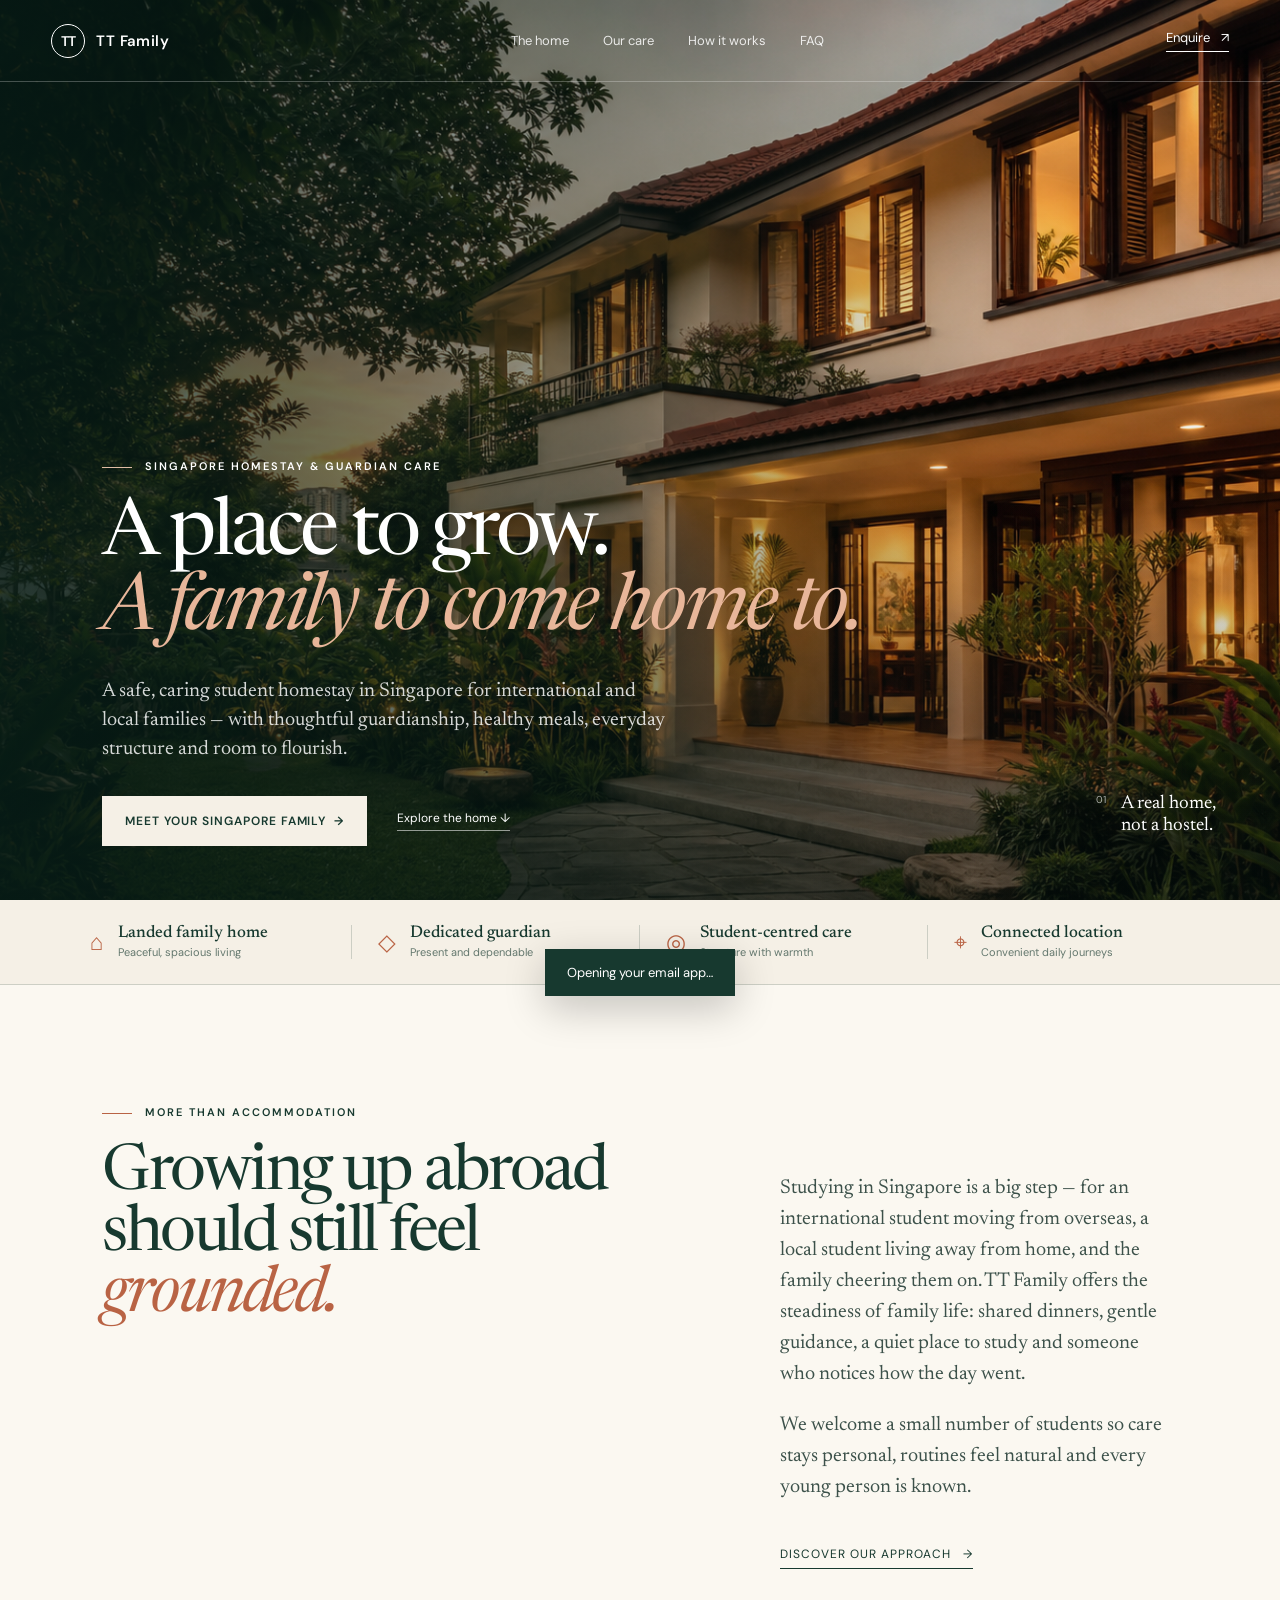
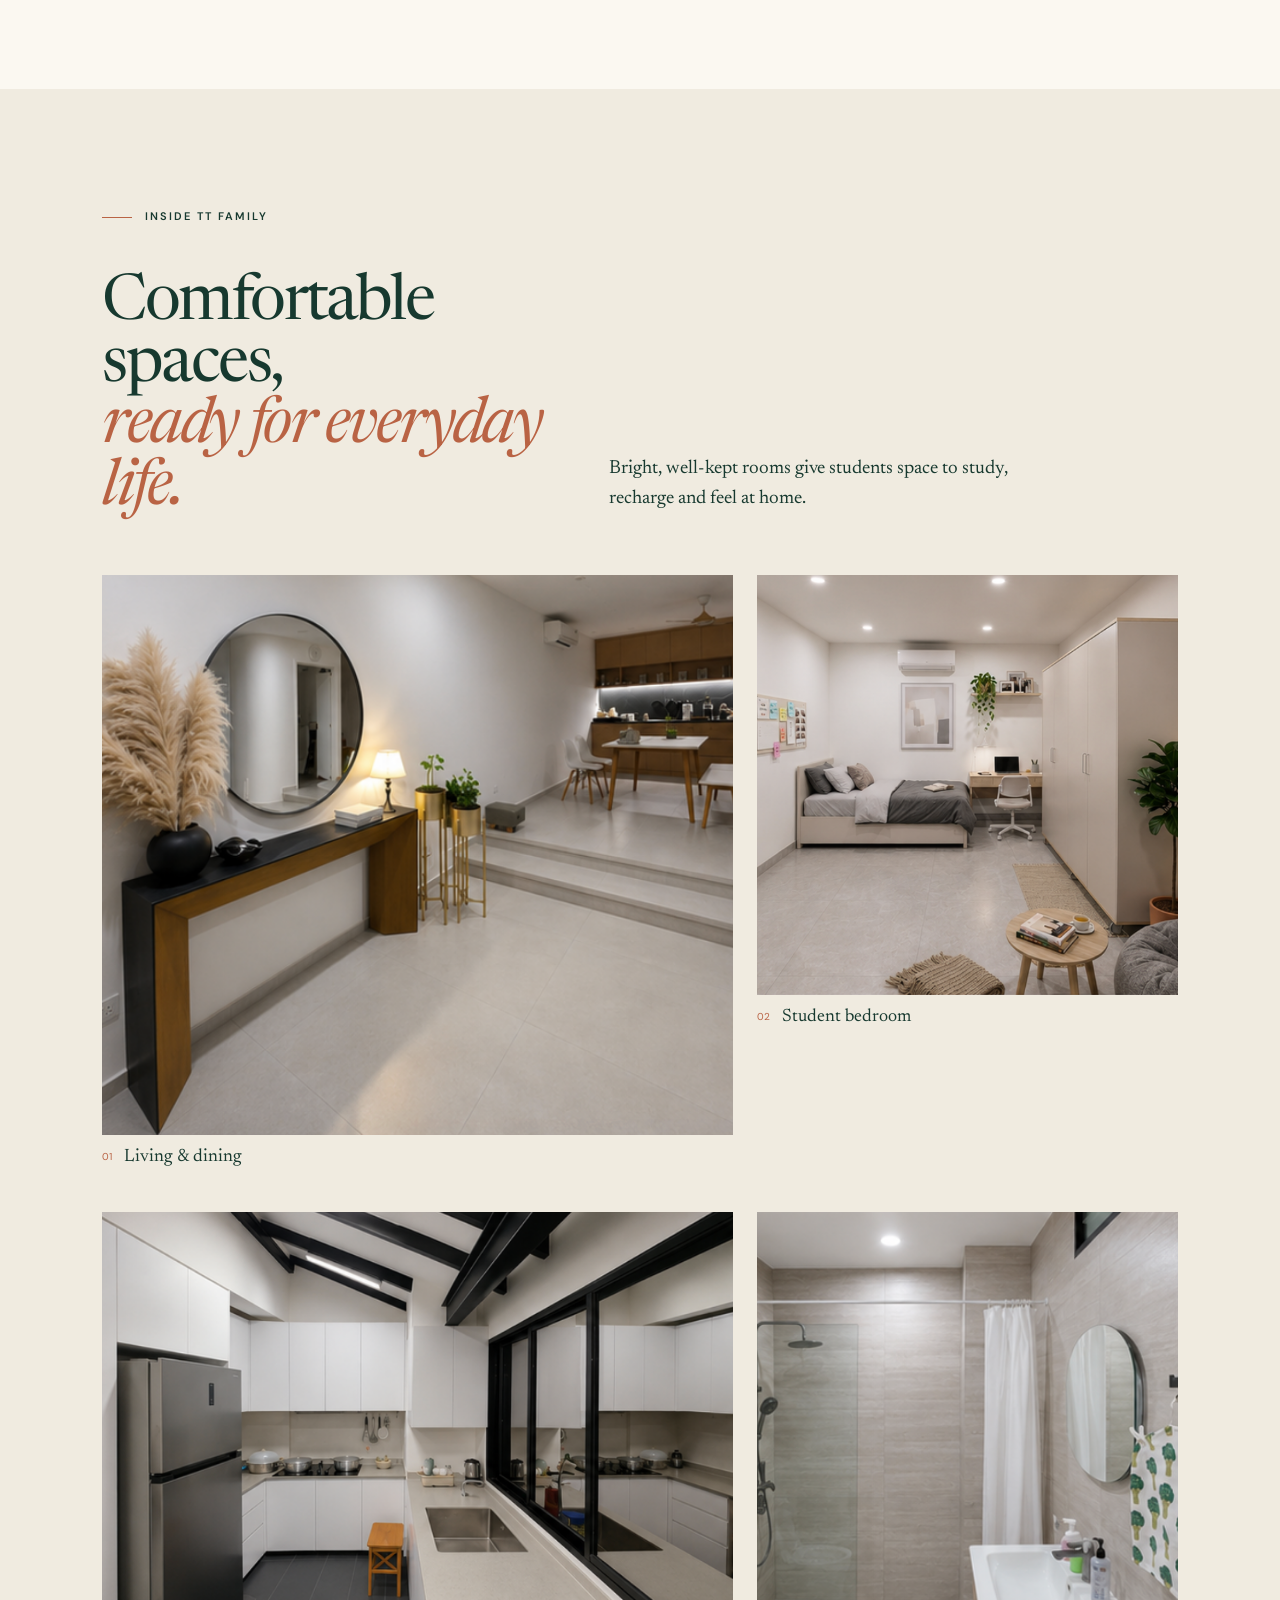
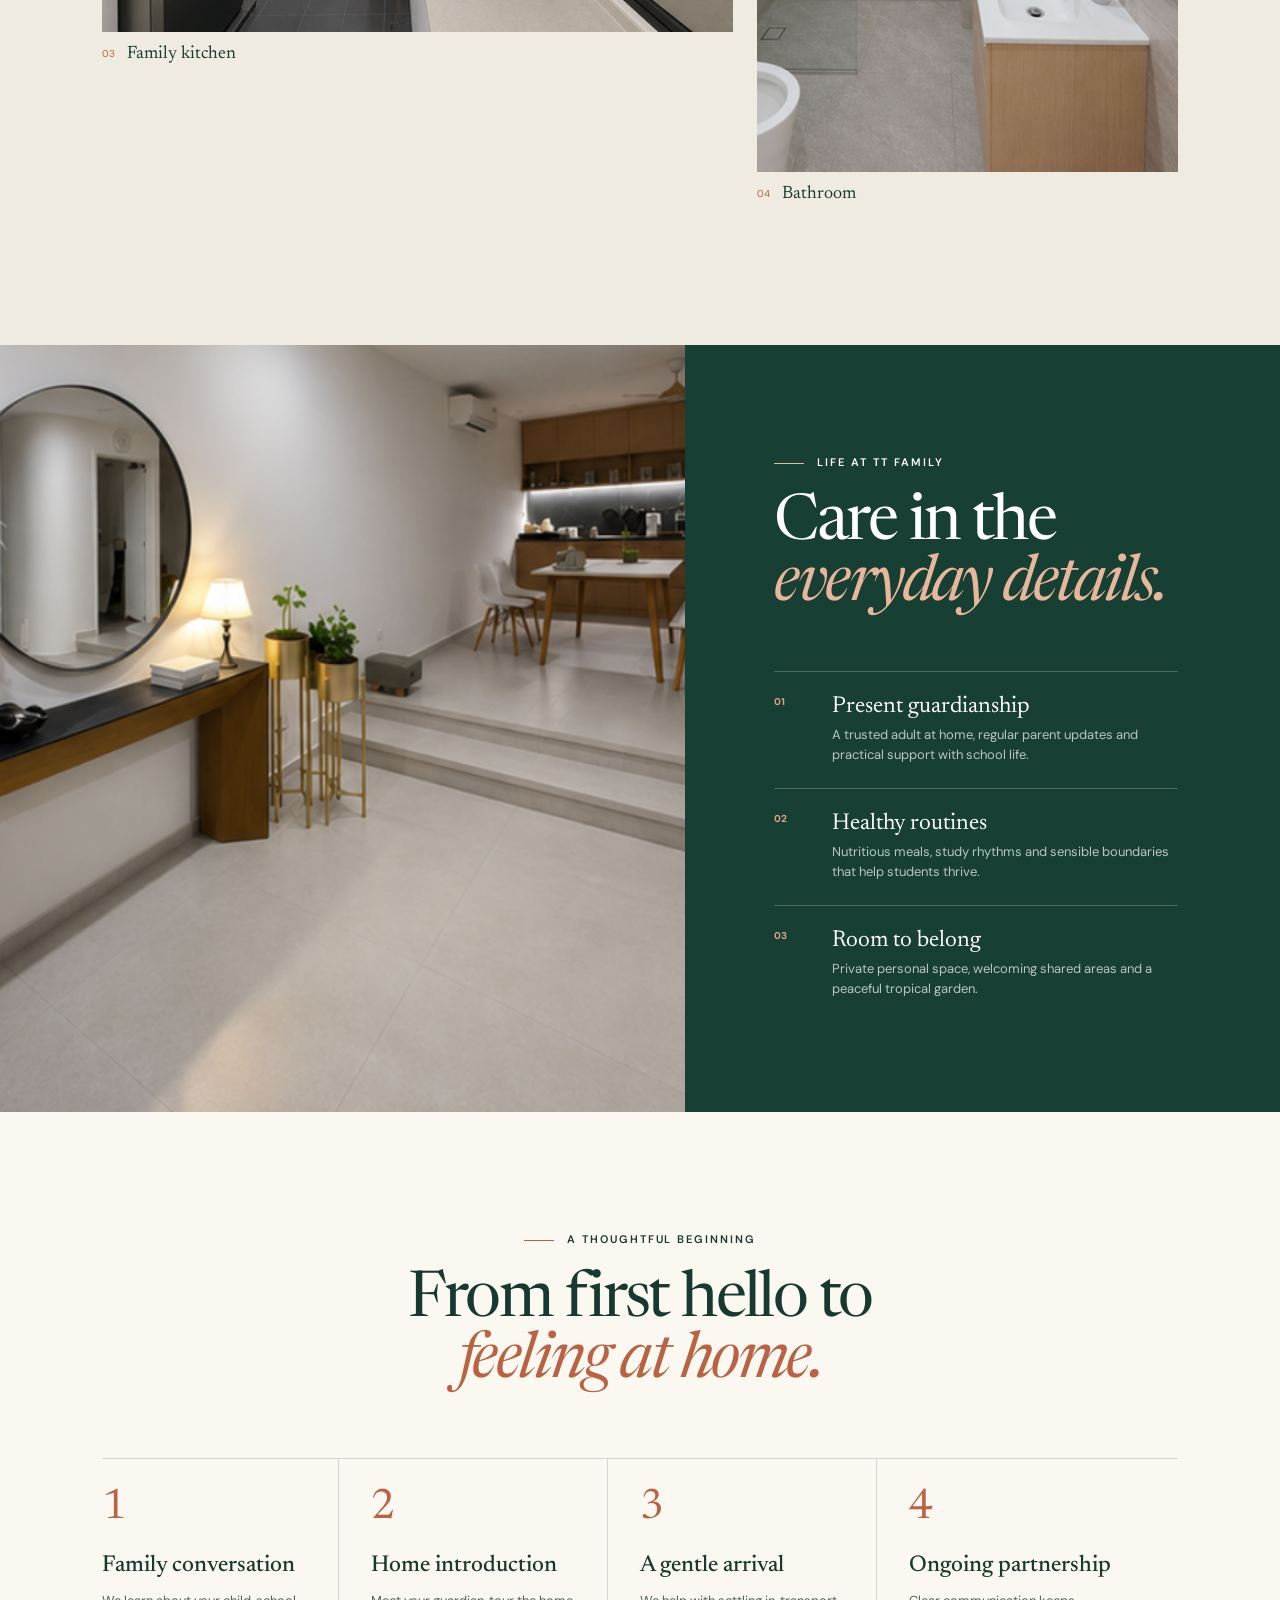
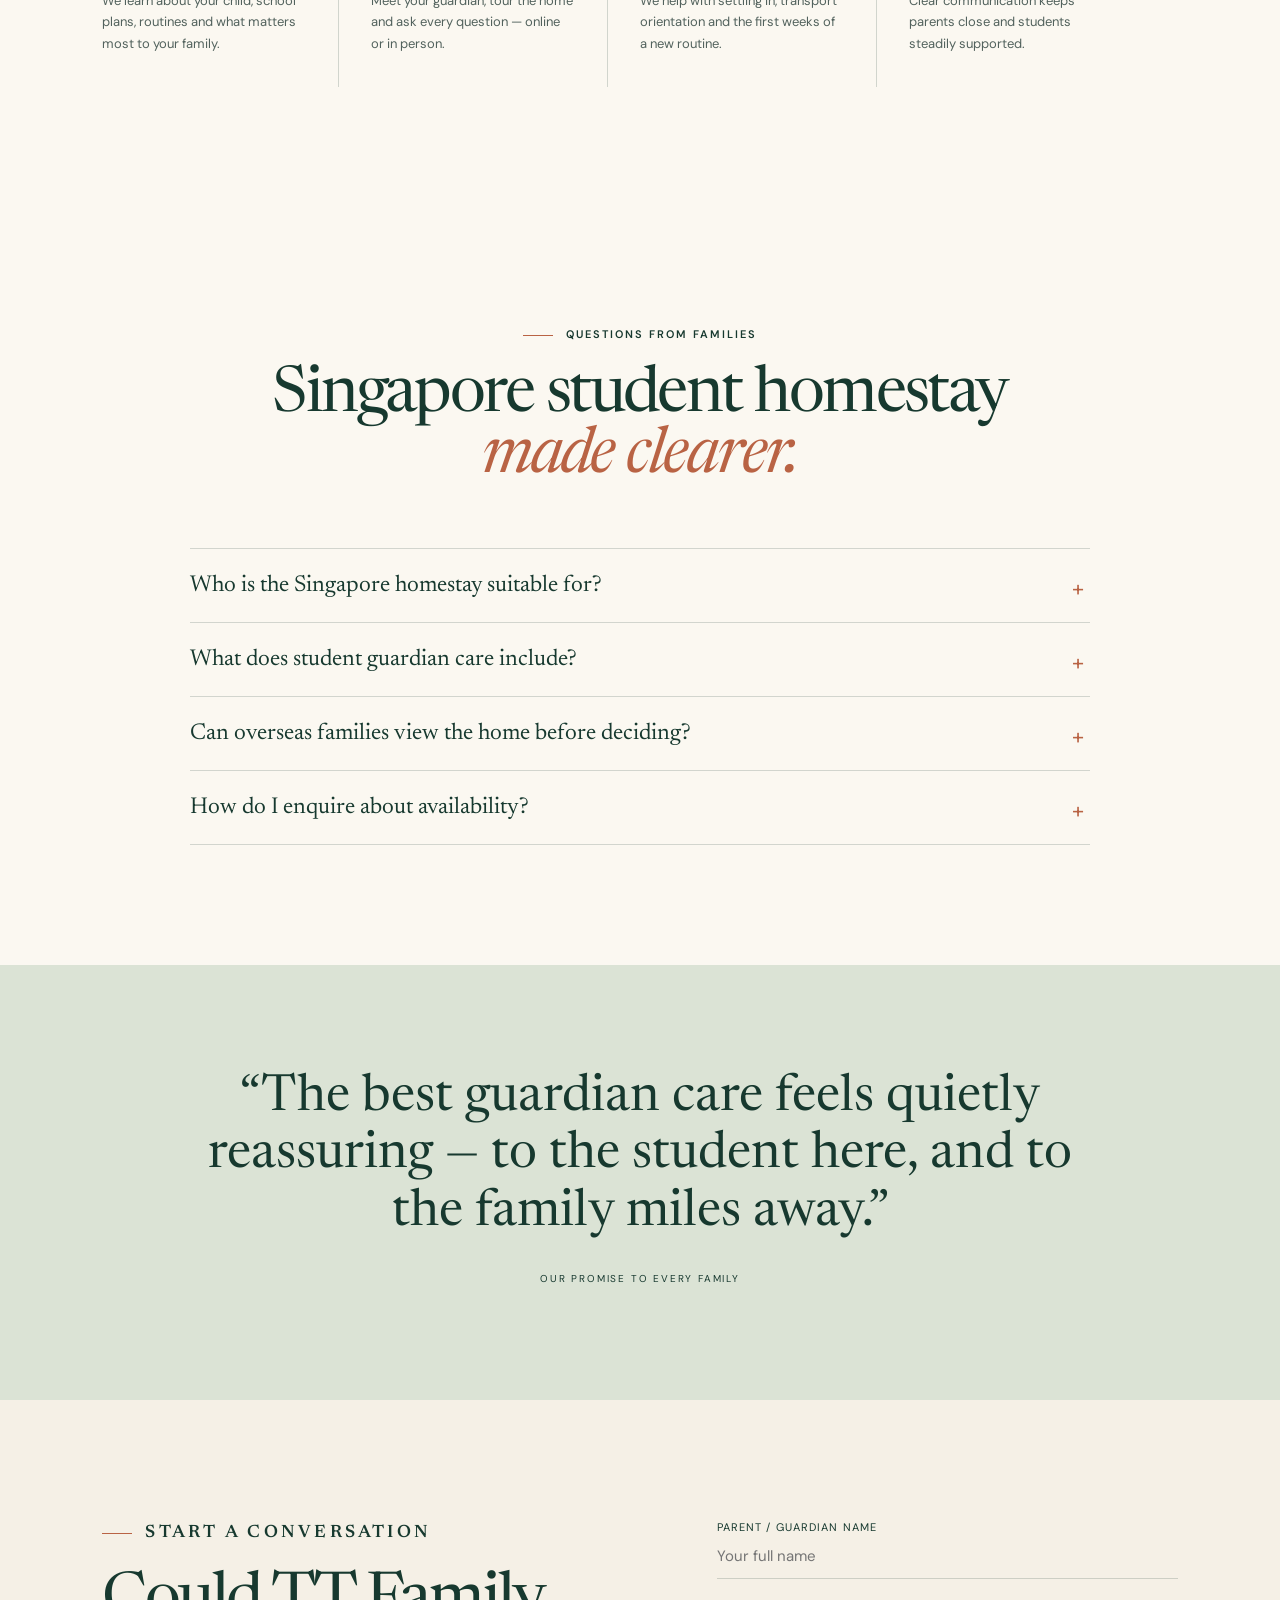
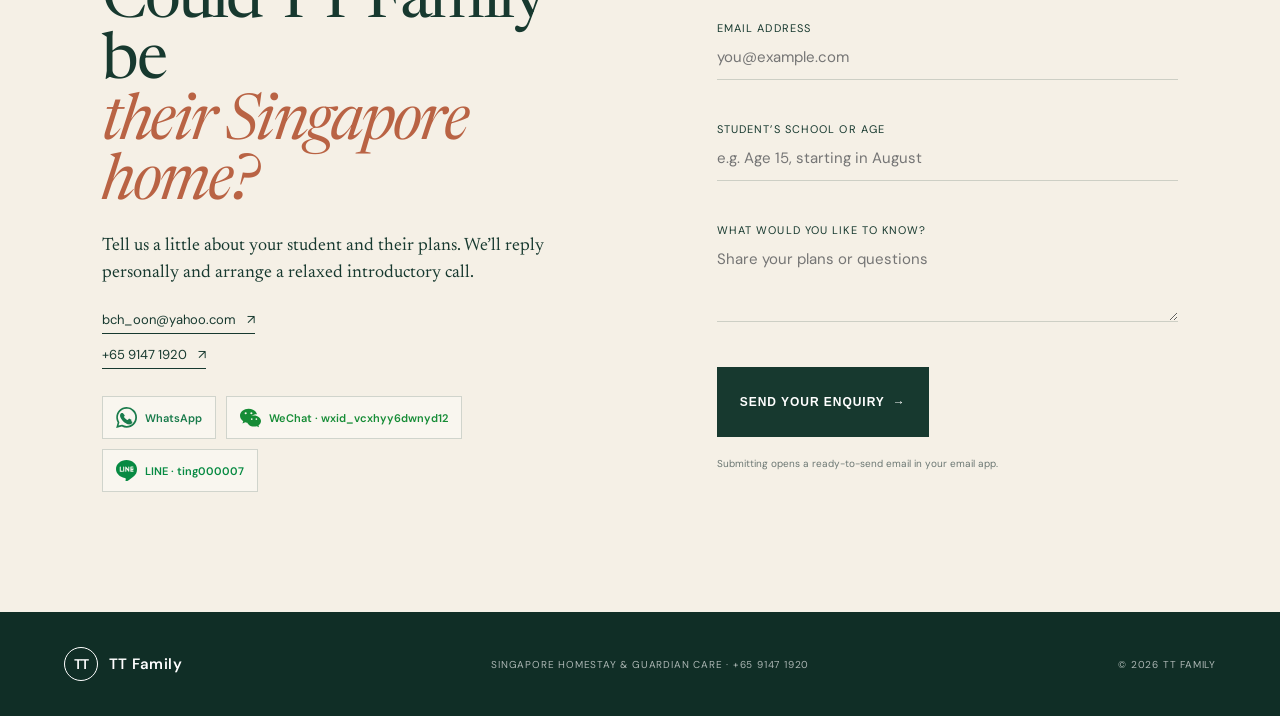
<file: index.html>
<!doctype html>
<html lang="en">
<head>
  <meta charset="UTF-8" />
  <meta name="viewport" content="width=device-width, initial-scale=1.0" />
  <meta name="google-site-verification" content="r5wJz2FnbGkno2o5FV2XASsW_kNf0IO09KiLh550-c4" />
  <meta name="description" content="Caring student homestay and guardian services in Singapore for international and local families. A safe landed family home, meals, routines and personal support." />
  <meta name="robots" content="index, follow, max-image-preview:large" />
  <meta name="author" content="TT Family" />
  <meta name="theme-color" content="#173f34" />
  <link rel="canonical" href="https://studyhomestayinsingapore.github.io/studyhomestayinsingapore/" />
  <link rel="alternate" hreflang="en-sg" href="https://studyhomestayinsingapore.github.io/studyhomestayinsingapore/" />
  <link rel="alternate" hreflang="x-default" href="https://studyhomestayinsingapore.github.io/studyhomestayinsingapore/" />
  <meta property="og:type" content="website" />
  <meta property="og:locale" content="en_SG" />
  <meta property="og:site_name" content="TT Family" />
  <meta property="og:title" content="Student Homestay & Guardian in Singapore | TT Family" />
  <meta property="og:description" content="A caring Singapore family homestay with personal guardianship, meals and everyday support for international and local students." />
  <meta property="og:url" content="https://studyhomestayinsingapore.github.io/studyhomestayinsingapore/" />
  <meta property="og:image" content="https://studyhomestayinsingapore.github.io/studyhomestayinsingapore/assets/house-hero.png" />
  <meta property="og:image:alt" content="TT Family student homestay in Singapore" />
  <meta name="twitter:card" content="summary_large_image" />
  <meta name="twitter:title" content="Student Homestay & Guardian in Singapore | TT Family" />
  <meta name="twitter:description" content="A safe, caring Singapore family home for international and local students." />
  <meta name="twitter:image" content="https://studyhomestayinsingapore.github.io/studyhomestayinsingapore/assets/house-hero.png" />
  <title>Student Homestay & Guardian in Singapore | TT Family</title>
  <script type="application/ld+json">
  {
    "@context": "https://schema.org",
    "@graph": [
      {
        "@type": "Organization",
        "@id": "https://studyhomestayinsingapore.github.io/studyhomestayinsingapore/#organization",
        "name": "TT Family",
        "url": "https://studyhomestayinsingapore.github.io/studyhomestayinsingapore/",
        "email": "bch_oon@yahoo.com",
        "telephone": "+65 9147 1920",
        "logo": "https://studyhomestayinsingapore.github.io/studyhomestayinsingapore/assets/house-hero.png",
        "areaServed": {"@type": "Country", "name": "Singapore"},
        "contactPoint": {
          "@type": "ContactPoint",
          "telephone": "+65 9147 1920",
          "contactType": "customer enquiries",
          "areaServed": "SG",
          "availableLanguage": ["English", "Chinese"]
        }
      },
      {
        "@type": "Service",
        "@id": "https://studyhomestayinsingapore.github.io/studyhomestayinsingapore/#service",
        "name": "Student Homestay and Guardian Services in Singapore",
        "serviceType": "Student homestay accommodation and guardianship",
        "provider": {"@id": "https://studyhomestayinsingapore.github.io/studyhomestayinsingapore/#organization"},
        "areaServed": {"@type": "Country", "name": "Singapore"},
        "audience": [
          {"@type": "Audience", "audienceType": "International students and their families"},
          {"@type": "Audience", "audienceType": "Local students and their families"}
        ],
        "description": "Family-style student accommodation in Singapore with a dedicated guardian, meals, study routines and ongoing parent communication."
      },
      {
        "@type": "FAQPage",
        "@id": "https://studyhomestayinsingapore.github.io/studyhomestayinsingapore/#faq",
        "mainEntity": [
          {
            "@type": "Question",
            "name": "Who is the Singapore homestay suitable for?",
            "acceptedAnswer": {"@type": "Answer", "text": "TT Family welcomes international and local students whose families want a caring home environment, personal guardianship and steady everyday routines while they study in Singapore."}
          },
          {
            "@type": "Question",
            "name": "What does student guardian care include?",
            "acceptedAnswer": {"@type": "Answer", "text": "Guardian care includes a trusted adult at home, practical support with school life, healthy routines, meals, arrival guidance and regular communication with parents."}
          },
          {
            "@type": "Question",
            "name": "Can overseas families view the home before deciding?",
            "acceptedAnswer": {"@type": "Answer", "text": "Yes. Families can arrange an online introduction and home tour, meet the guardian and ask questions before making a decision. In-person visits can also be arranged."}
          },
          {
            "@type": "Question",
            "name": "How do I enquire about availability?",
            "acceptedAnswer": {"@type": "Answer", "text": "Send TT Family the student's age, school, expected arrival date and intended length of stay by email, WhatsApp, WeChat or LINE. The family will reply personally to discuss fit and availability."}
          }
        ]
      }
    ]
  }
  </script>
  <link rel="preconnect" href="https://fonts.googleapis.com">
  <link rel="preconnect" href="https://fonts.gstatic.com" crossorigin>
  <link href="https://fonts.googleapis.com/css2?family=DM+Sans:wght@400;500;600&family=Newsreader:opsz,wght@6..72,400;6..72,500&display=swap" rel="stylesheet">
  <link rel="stylesheet" href="styles.css" />
</head>
<body>
  <header class="nav">
    <a class="brand" href="#top" aria-label="TT Family home"><span class="brand-mark">TT</span><span>TT Family</span></a>
    <nav aria-label="Primary navigation">
      <a href="#home">The home</a><a href="#care">Our care</a><a href="#journey">How it works</a><a href="#faq">FAQ</a>
    </nav>
    <a class="nav-cta" href="#enquire">Enquire <span>↗</span></a>
    <button class="menu" aria-label="Open menu" aria-expanded="false"><span></span><span></span></button>
  </header>

  <main id="top">
    <section class="hero">
      <img src="assets/house-hero.png" alt="Welcoming landed home surrounded by tropical greenery at sunset" />
      <div class="hero-shade"></div>
      <div class="hero-copy reveal">
        <p class="eyebrow light">Singapore homestay & guardian care</p>
        <h1>A place to grow.<br><em>A family to come home to.</em></h1>
        <p class="hero-intro">A safe, caring student homestay in Singapore for international and local families — with thoughtful guardianship, healthy meals, everyday structure and room to flourish.</p>
        <div class="hero-actions"><a class="button cream" href="#enquire">Meet your Singapore family <span>→</span></a><a class="text-link" href="#home">Explore the home <span>↓</span></a></div>
      </div>
      <div class="hero-note"><span>01</span><p>A real home,<br>not a hostel.</p></div>
    </section>

    <section class="trust-strip" aria-label="Key benefits">
      <div><span class="icon">⌂</span><p><strong>Landed family home</strong><small>Peaceful, spacious living</small></p></div>
      <div><span class="icon">◇</span><p><strong>Dedicated guardian</strong><small>Present and dependable</small></p></div>
      <div><span class="icon">◎</span><p><strong>Student-centred care</strong><small>Structure with warmth</small></p></div>
      <div><span class="icon">⌖</span><p><strong>Connected location</strong><small>Convenient daily journeys</small></p></div>
    </section>

    <section class="intro section" id="home">
      <div class="intro-title reveal"><p class="eyebrow">More than accommodation</p><h2>Growing up abroad<br>should still feel <em>grounded.</em></h2></div>
      <div class="intro-body reveal"><p>Studying in Singapore is a big step — for an international student moving from overseas, a local student living away from home, and the family cheering them on. TT Family offers the steadiness of family life: shared dinners, gentle guidance, a quiet place to study and someone who notices how the day went.</p><p>We welcome a small number of students so care stays personal, routines feel natural and every young person is known.</p><a class="line-link" href="#care">Discover our approach <span>→</span></a></div>
    </section>

    <section class="gallery section" id="gallery">
      <div class="gallery-head reveal"><p class="eyebrow">Inside TT Family</p><h2>Comfortable spaces,<br><em>ready for everyday life.</em></h2><p>Bright, well-kept rooms give students space to study, recharge and feel at home.</p></div>
      <div class="photo-grid">
        <figure class="photo-wide"><img src="assets/living-room.png" alt="Bright living and dining area in the TT Family home" loading="lazy"><figcaption><span>01</span>Living & dining</figcaption></figure>
        <figure><img src="assets/bedroom.png" alt="Spacious student bedroom with bed, desk and storage" loading="lazy"><figcaption><span>02</span>Student bedroom</figcaption></figure>
        <figure><img src="assets/kitchen.png" alt="Clean and fully equipped family kitchen" loading="lazy"><figcaption><span>03</span>Family kitchen</figcaption></figure>
        <figure class="photo-wide"><img src="assets/bathroom.png" alt="Clean private bathroom with shower" loading="lazy"><figcaption><span>04</span>Bathroom</figcaption></figure>
      </div>
    </section>

    <section class="care section" id="care">
      <div class="care-image"><img src="assets/living-room.png" alt="Welcoming interior of the TT Family home" /></div>
      <div class="care-copy reveal"><p class="eyebrow light">Life at TT Family</p><h2>Care in the<br><em>everyday details.</em></h2><div class="feature"><b>01</b><div><h3>Present guardianship</h3><p>A trusted adult at home, regular parent updates and practical support with school life.</p></div></div><div class="feature"><b>02</b><div><h3>Healthy routines</h3><p>Nutritious meals, study rhythms and sensible boundaries that help students thrive.</p></div></div><div class="feature"><b>03</b><div><h3>Room to belong</h3><p>Private personal space, welcoming shared areas and a peaceful tropical garden.</p></div></div></div>
    </section>

    <section class="journey section" id="journey">
      <div class="section-head reveal"><p class="eyebrow">A thoughtful beginning</p><h2>From first hello to<br><em>feeling at home.</em></h2></div>
      <div class="steps">
        <article><span>1</span><h3>Family conversation</h3><p>We learn about your child, school plans, routines and what matters most to your family.</p></article>
        <article><span>2</span><h3>Home introduction</h3><p>Meet your guardian, tour the home and ask every question — online or in person.</p></article>
        <article><span>3</span><h3>A gentle arrival</h3><p>We help with settling in, transport orientation and the first weeks of a new routine.</p></article>
        <article><span>4</span><h3>Ongoing partnership</h3><p>Clear communication keeps parents close and students steadily supported.</p></article>
      </div>
    </section>


    <section class="faq section" id="faq">
      <div class="section-head reveal"><p class="eyebrow">Questions from families</p><h2>Singapore student homestay<br><em>made clearer.</em></h2></div>
      <div class="faq-list">
        <details><summary>Who is the Singapore homestay suitable for?</summary><p>TT Family welcomes international and local students whose families want a caring home environment, personal guardianship and steady everyday routines while they study in Singapore.</p></details>
        <details><summary>What does student guardian care include?</summary><p>Guardian care includes a trusted adult at home, practical support with school life, healthy routines, meals, arrival guidance and regular communication with parents.</p></details>
        <details><summary>Can overseas families view the home before deciding?</summary><p>Yes. Families can arrange an online introduction and home tour, meet the guardian and ask questions before making a decision. In-person visits can also be arranged.</p></details>
        <details><summary>How do I enquire about availability?</summary><p>Send us the student’s age, school, expected arrival date and intended length of stay by email, WhatsApp, WeChat or LINE. We will reply personally to discuss fit and availability.</p></details>
      </div>
    </section>

    <section class="quote"><blockquote>“The best guardian care feels quietly reassuring — to the student here, and to the family miles away.”</blockquote><p>Our promise to every family</p></section>

    <section class="enquire section" id="enquire">
      <div><p class="eyebrow">Start a conversation</p><h2>Could TT Family be<br><em>their Singapore home?</em></h2><p>Tell us a little about your student and their plans. We’ll reply personally and arrange a relaxed introductory call.</p><div class="contact-details"><a href="mailto:bch_oon@yahoo.com">bch_oon@yahoo.com <span>↗</span></a><a href="tel:+6591471920">+65 9147 1920 <span>↗</span></a></div><div class="social-links" aria-label="Messaging options"><a class="social whatsapp" href="https://wa.me/6591471920" target="_blank" rel="noopener" aria-label="Chat with TT Family on WhatsApp"><svg viewBox="0 0 24 24" aria-hidden="true"><path d="M20.5 3.5A11.8 11.8 0 0 0 12.1 0C5.6 0 .3 5.3.3 11.8c0 2.1.5 4.1 1.6 5.9L.2 24l6.5-1.7a12 12 0 0 0 5.4 1.4h.1c6.5 0 11.8-5.3 11.8-11.8 0-3.2-1.2-6.1-3.5-8.4Zm-8.4 18.2c-1.7 0-3.4-.5-4.9-1.3l-.4-.2-3.9 1 1-3.8-.2-.4a9.9 9.9 0 1 1 18.3-5.2c0 5.5-4.4 9.9-9.9 9.9Zm5.4-7.4c-.3-.2-1.8-.9-2.1-1-.3-.1-.5-.2-.7.2s-.8 1-.9 1.2c-.2.2-.3.2-.7.1-1.7-.8-2.8-1.5-4-3.4-.3-.5.3-.5.8-1.5.1-.2 0-.4 0-.6L8 7.2c-.2-.4-.5-.4-.7-.4h-.6c-.2 0-.6.1-.9.4-.3.4-1.2 1.2-1.2 2.9s1.3 3.4 1.5 3.6c.2.2 2.5 3.8 6 5.3.8.4 1.5.6 2 .7.8.3 1.6.2 2.2.1.7-.1 1.8-.8 2.1-1.5.3-.7.3-1.4.2-1.5-.2-.2-.5-.3-1.1-.5Z"/></svg><span>WhatsApp</span></a><a class="social wechat" href="tel:+6591471920" aria-label="Call for TT Family WeChat details"><svg viewBox="0 0 24 24" aria-hidden="true"><path d="M9.8 2C4.4 2 0 5.6 0 10c0 2.5 1.4 4.7 3.7 6.2l-.9 2.7 3.2-1.6c1.2.4 2.5.7 3.8.7h.5a7 7 0 0 1-.3-2c0-4.3 4-7.8 9-7.8h.4C18.4 4.6 14.6 2 9.8 2ZM6.5 8.3a1.2 1.2 0 1 1 0-2.4 1.2 1.2 0 0 1 0 2.4Zm6.5 0a1.2 1.2 0 1 1 0-2.4 1.2 1.2 0 0 1 0 2.4ZM24 16c0-3.5-3.6-6.4-8-6.4s-8 2.9-8 6.4 3.6 6.4 8 6.4c1.1 0 2.2-.2 3.2-.5l2.6 1.3-.7-2.2c1.8-1.2 2.9-3 2.9-5Zm-10.6-1.2a1 1 0 1 1 0-2 1 1 0 0 1 0 2Zm5.3 0a1 1 0 1 1 0-2 1 1 0 0 1 0 2Z"/></svg><span>WeChat</span></a><a class="social line" href="tel:+6591471920" aria-label="Call for TT Family LINE details"><svg viewBox="0 0 24 24" aria-hidden="true"><path d="M24 10.3C24 4.6 18.6 0 12 0S0 4.6 0 10.3c0 5.1 4.3 9.4 10.1 10.2.4.1.9.3 1 .7.1.3.1.8 0 1.1l-.2 1.3c0 .4-.3 1.5 1.3.8 1.6-.7 8.8-5.2 10.8-8.9.7-1.6 1-3.2 1-5.2ZM7.3 13.4H4.9a.6.6 0 0 1-.6-.6V8a.6.6 0 1 1 1.2 0v4.2h1.8a.6.6 0 1 1 0 1.2Zm2.1-.6a.6.6 0 1 1-1.2 0V8a.6.6 0 1 1 1.2 0v4.8Zm5.8 0a.6.6 0 0 1-1 .4l-2.4-3.1v2.7a.6.6 0 1 1-1.2 0V8a.6.6 0 0 1 1-.4l2.4 3.1V8a.6.6 0 1 1 1.2 0v4.8Zm4.2-3h-1.8v.6h1.8a.6.6 0 1 1 0 1.2h-1.8v.6h1.8a.6.6 0 1 1 0 1.2H17a.6.6 0 0 1-.6-.6V8c0-.3.3-.6.6-.6h2.4a.6.6 0 1 1 0 1.2h-1.8v.6h1.8a.6.6 0 1 1 0 1.2Z"/></svg><span>LINE</span></a></div></div>
      <form id="contact-form">
        <label>Parent / guardian name<input required name="name" placeholder="Your full name"></label>
        <label>Email address<input required type="email" name="email" placeholder="you@example.com"></label>
        <label>Student’s school or age<input name="student" placeholder="e.g. Age 15, starting in August"></label>
        <label>What would you like to know?<textarea name="message" rows="3" placeholder="Share your plans or questions"></textarea></label>
        <button class="button dark" type="submit">Send your enquiry <span>→</span></button>
        <p class="form-note">Submitting opens a ready-to-send email in your email app.</p>
      </form>
    </section>
  </main>

  <footer><a class="brand" href="#top"><span class="brand-mark">TT</span><span>TT Family</span></a><p>Singapore homestay & guardian care · +65 9147 1920</p><p>© <span id="year"></span> TT Family</p></footer>
  <div class="toast" role="status">Opening your email app…</div>
  <script src="script.js" defer></script>
</body>
</html>
</file>
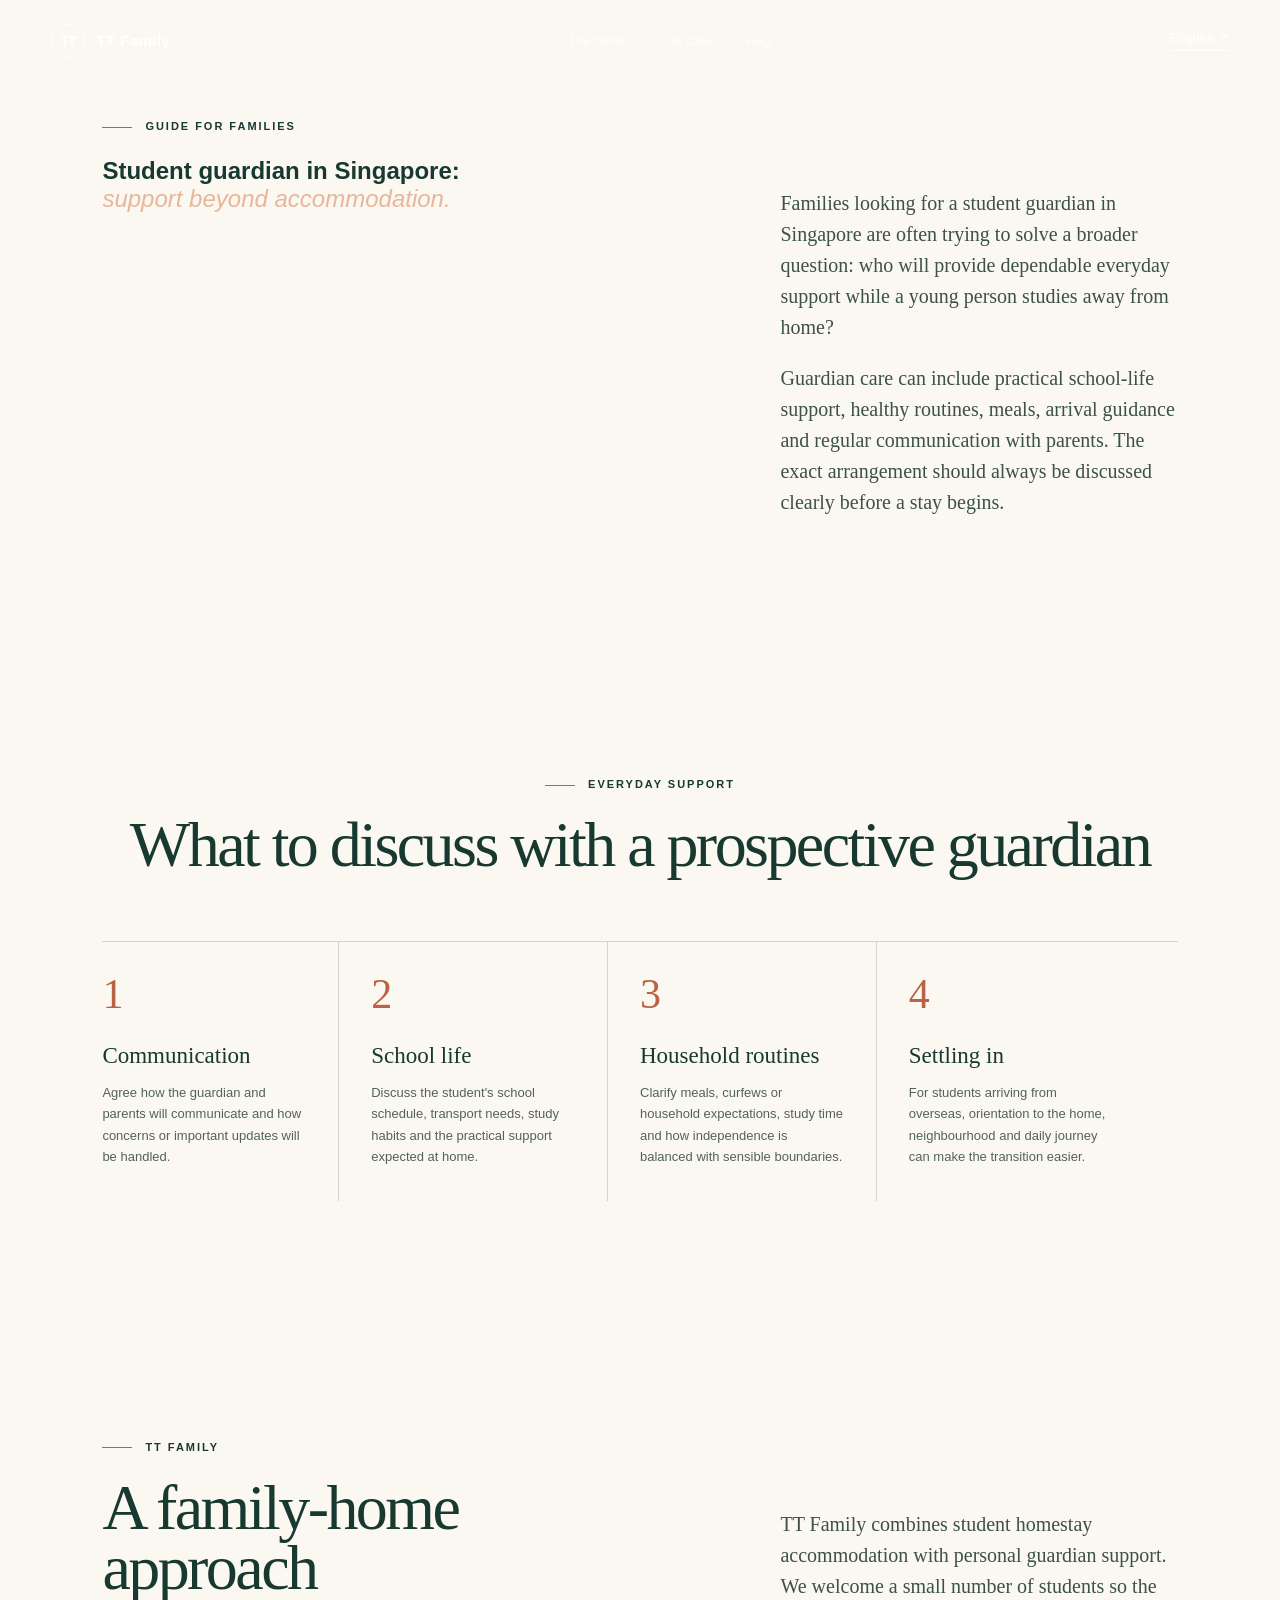
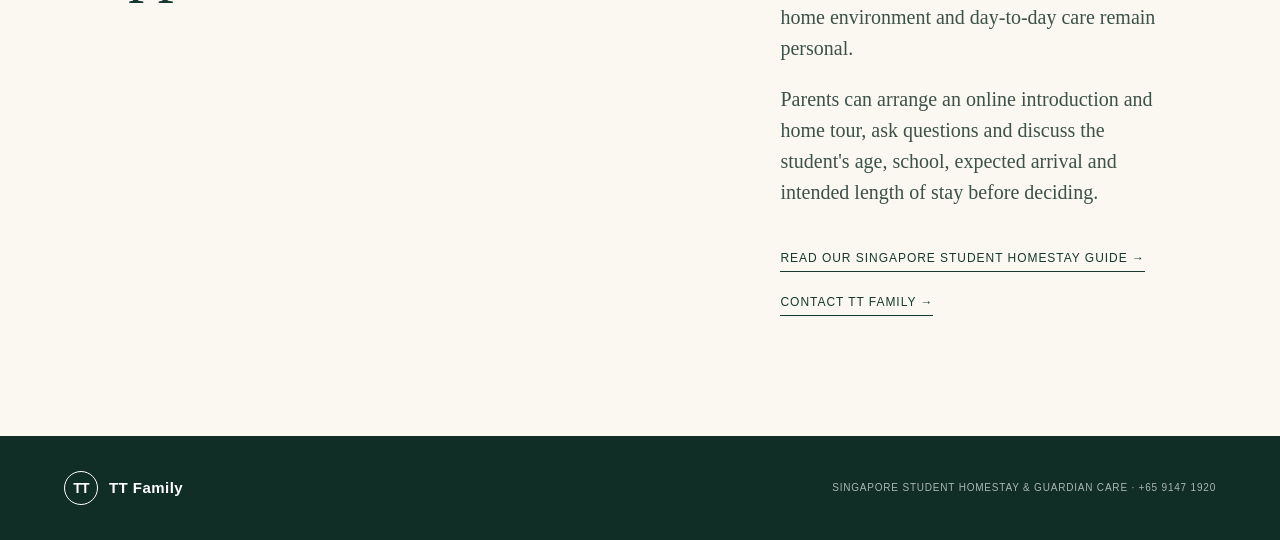
<file: student-guardian-singapore.html>
<!doctype html>
<html lang="en-SG"><head><meta charset="UTF-8"><meta name="viewport" content="width=device-width,initial-scale=1"><title>Student Guardian Singapore: What Families Need to Know | TT Family</title><meta name="description" content="A practical guide for families considering student guardian care in Singapore, including daily support, parent communication, routines and settling-in support."><meta name="robots" content="index,follow,max-image-preview:large"><link rel="canonical" href="https://studyhomestayinsingapore.github.io/studyhomestayinsingapore/student-guardian-singapore.html"><link rel="stylesheet" href="styles.css"><script async src="https://www.googletagmanager.com/gtag/js?id=G-HJRW62TFZD"></script><script>window.dataLayer=window.dataLayer||[];function gtag(){dataLayer.push(arguments)}gtag('js',new Date());gtag('config','G-HJRW62TFZD');</script><script type="application/ld+json">{"@context":"https://schema.org","@type":"Article","headline":"Student Guardian in Singapore: What Families Need to Know","publisher":{"@type":"Organization","name":"TT Family"},"mainEntityOfPage":"https://studyhomestayinsingapore.github.io/studyhomestayinsingapore/student-guardian-singapore.html"}</script></head><body><header class="nav"><a class="brand" href="./"><span class="brand-mark">TT</span><span>TT Family</span></a><nav><a href="./#home">The home</a><a href="./#care">Our care</a><a href="./#faq">FAQ</a></nav><a class="nav-cta" href="./#enquire">Enquire ↗</a></header><main><section class="intro section"><div class="intro-title"><p class="eyebrow">Guide for families</p><h1>Student guardian in Singapore:<br><em>support beyond accommodation.</em></h1></div><div class="intro-body"><p>Families looking for a student guardian in Singapore are often trying to solve a broader question: who will provide dependable everyday support while a young person studies away from home?</p><p>Guardian care can include practical school-life support, healthy routines, meals, arrival guidance and regular communication with parents. The exact arrangement should always be discussed clearly before a stay begins.</p></div></section><section class="journey section"><div class="section-head"><p class="eyebrow">Everyday support</p><h2>What to discuss with a prospective guardian</h2></div><div class="steps"><article><span>1</span><h3>Communication</h3><p>Agree how the guardian and parents will communicate and how concerns or important updates will be handled.</p></article><article><span>2</span><h3>School life</h3><p>Discuss the student's school schedule, transport needs, study habits and the practical support expected at home.</p></article><article><span>3</span><h3>Household routines</h3><p>Clarify meals, curfews or household expectations, study time and how independence is balanced with sensible boundaries.</p></article><article><span>4</span><h3>Settling in</h3><p>For students arriving from overseas, orientation to the home, neighbourhood and daily journey can make the transition easier.</p></article></div></section><section class="intro section"><div class="intro-title"><p class="eyebrow">TT Family</p><h2>A family-home approach</h2></div><div class="intro-body"><p>TT Family combines student homestay accommodation with personal guardian support. We welcome a small number of students so the home environment and day-to-day care remain personal.</p><p>Parents can arrange an online introduction and home tour, ask questions and discuss the student's age, school, expected arrival and intended length of stay before deciding.</p><a class="line-link" href="student-homestay-singapore.html">Read our Singapore student homestay guide →</a><br><a class="line-link" href="./#enquire">Contact TT Family →</a></div></section></main><footer><a class="brand" href="./"><span class="brand-mark">TT</span><span>TT Family</span></a><p>Singapore student homestay & guardian care · +65 9147 1920</p></footer></body></html>
</file>
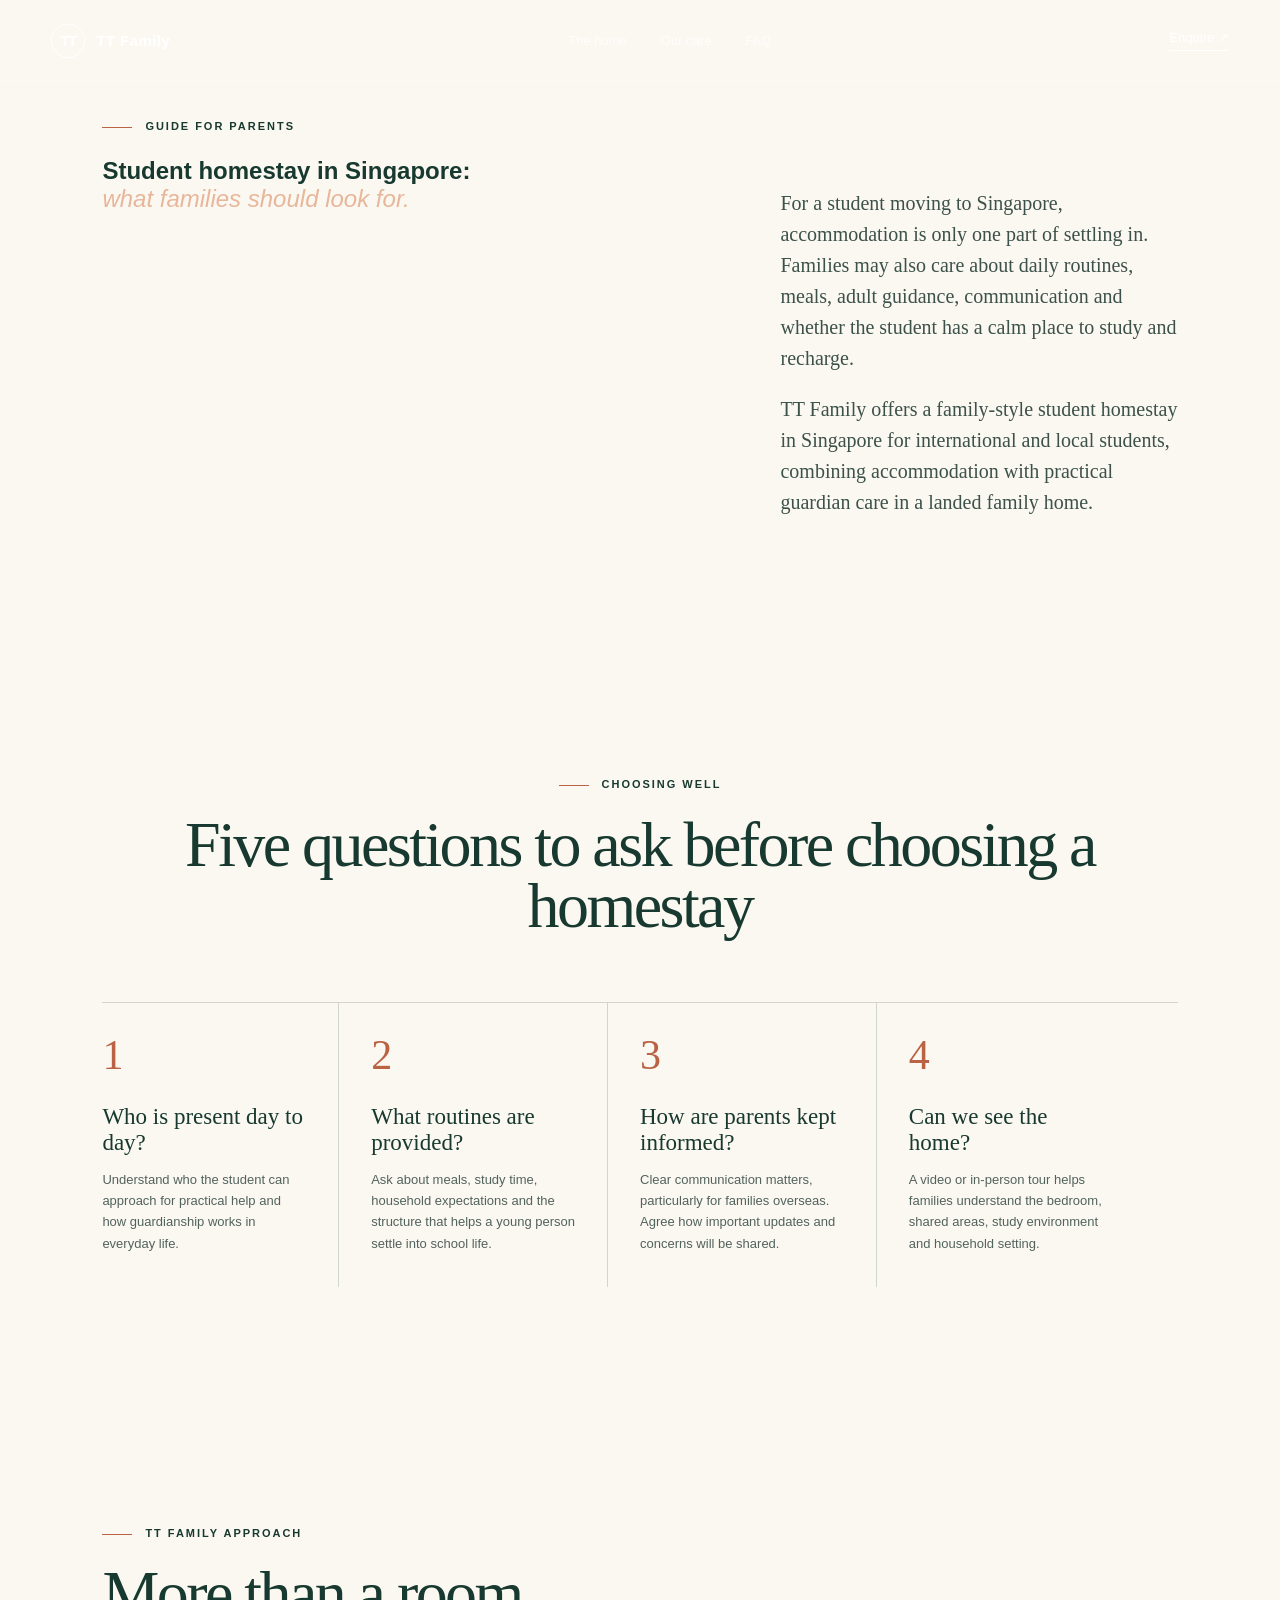
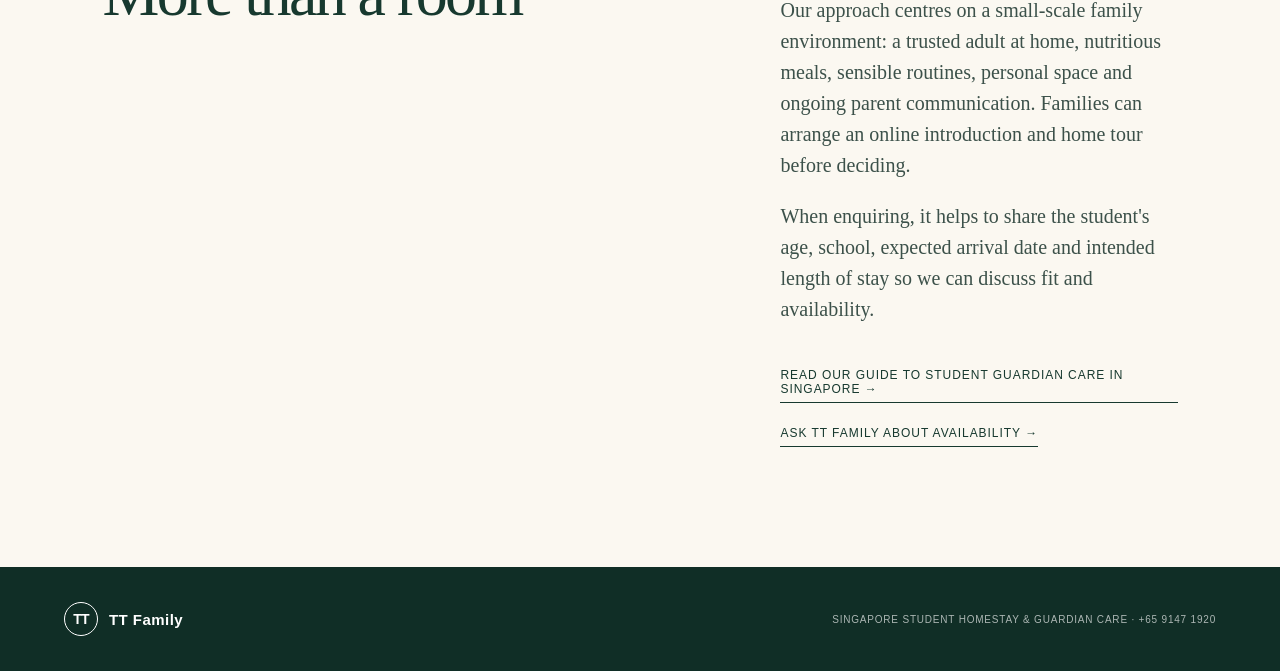
<file: student-homestay-singapore.html>
<!doctype html>
<html lang="en-SG">
<head>
<meta charset="UTF-8"><meta name="viewport" content="width=device-width,initial-scale=1">
<title>Student Homestay Singapore: Family Home & Guardian Care | TT Family</title>
<meta name="description" content="Looking for a student homestay in Singapore? Learn how TT Family combines family-style accommodation, guardian support, meals, routines and parent communication.">
<meta name="robots" content="index,follow,max-image-preview:large">
<link rel="canonical" href="https://studyhomestayinsingapore.github.io/studyhomestayinsingapore/student-homestay-singapore.html">
<link rel="stylesheet" href="styles.css">
<script async src="https://www.googletagmanager.com/gtag/js?id=G-HJRW62TFZD"></script><script>window.dataLayer=window.dataLayer||[];function gtag(){dataLayer.push(arguments)}gtag('js',new Date());gtag('config','G-HJRW62TFZD');</script>
<script type="application/ld+json">{"@context":"https://schema.org","@type":"Article","headline":"Student Homestay in Singapore: What Families Should Look For","about":["student homestay Singapore","student accommodation Singapore","guardian care for students"],"publisher":{"@type":"Organization","name":"TT Family"},"mainEntityOfPage":"https://studyhomestayinsingapore.github.io/studyhomestayinsingapore/student-homestay-singapore.html"}</script>
</head><body>
<header class="nav"><a class="brand" href="./"><span class="brand-mark">TT</span><span>TT Family</span></a><nav><a href="./#home">The home</a><a href="./#care">Our care</a><a href="./#faq">FAQ</a></nav><a class="nav-cta" href="./#enquire">Enquire ↗</a></header>
<main><section class="intro section"><div class="intro-title"><p class="eyebrow">Guide for parents</p><h1>Student homestay in Singapore:<br><em>what families should look for.</em></h1></div><div class="intro-body"><p>For a student moving to Singapore, accommodation is only one part of settling in. Families may also care about daily routines, meals, adult guidance, communication and whether the student has a calm place to study and recharge.</p><p>TT Family offers a family-style student homestay in Singapore for international and local students, combining accommodation with practical guardian care in a landed family home.</p></div></section>
<section class="journey section"><div class="section-head"><p class="eyebrow">Choosing well</p><h2>Five questions to ask before choosing a homestay</h2></div><div class="steps"><article><span>1</span><h3>Who is present day to day?</h3><p>Understand who the student can approach for practical help and how guardianship works in everyday life.</p></article><article><span>2</span><h3>What routines are provided?</h3><p>Ask about meals, study time, household expectations and the structure that helps a young person settle into school life.</p></article><article><span>3</span><h3>How are parents kept informed?</h3><p>Clear communication matters, particularly for families overseas. Agree how important updates and concerns will be shared.</p></article><article><span>4</span><h3>Can we see the home?</h3><p>A video or in-person tour helps families understand the bedroom, shared areas, study environment and household setting.</p></article></div></section>
<section class="intro section"><div class="intro-title"><p class="eyebrow">TT Family approach</p><h2>More than a room</h2></div><div class="intro-body"><p>Our approach centres on a small-scale family environment: a trusted adult at home, nutritious meals, sensible routines, personal space and ongoing parent communication. Families can arrange an online introduction and home tour before deciding.</p><p>When enquiring, it helps to share the student's age, school, expected arrival date and intended length of stay so we can discuss fit and availability.</p><a class="line-link" href="student-guardian-singapore.html">Read our guide to student guardian care in Singapore →</a><br><a class="line-link" href="./#enquire">Ask TT Family about availability →</a></div></section>
</main><footer><a class="brand" href="./"><span class="brand-mark">TT</span><span>TT Family</span></a><p>Singapore student homestay & guardian care · +65 9147 1920</p></footer></body></html>
</file>
<file: styles.css>
:root{--ink:#17392f;--forest:#173f34;--sage:#dbe3d5;--cream:#f5f0e6;--paper:#fbf8f1;--rust:#b96344;--line:rgba(23,57,47,.18)}*{box-sizing:border-box}html{scroll-behavior:smooth}body{margin:0;background:var(--paper);color:var(--ink);font-family:'DM Sans',sans-serif}.nav{height:82px;padding:0 4vw;position:absolute;z-index:10;top:0;left:0;right:0;display:flex;align-items:center;justify-content:space-between;color:#fff;border-bottom:1px solid rgba(255,255,255,.25)}.brand{display:flex;align-items:center;gap:11px;color:inherit;text-decoration:none;font-size:15px;font-weight:600;letter-spacing:.03em}.brand-mark{width:34px;height:34px;border:1px solid currentColor;border-radius:50%;display:grid;place-items:center;font-family:'Newsreader',serif;font-size:20px}.nav nav{display:flex;gap:34px}.nav nav a,.nav-cta{color:inherit;text-decoration:none;font-size:13px}.nav nav a{opacity:.85}.nav-cta{border-bottom:1px solid currentColor;padding-bottom:5px}.nav-cta span,.line-link span,.button span{margin-left:8px}.menu{display:none;background:0;border:0}.hero{min-height:760px;height:100vh;position:relative;color:#fff;overflow:hidden}.hero>img{width:100%;height:100%;object-fit:cover}.hero-shade{position:absolute;inset:0;background:linear-gradient(90deg,rgba(7,30,24,.79) 0%,rgba(7,30,24,.42) 45%,rgba(7,30,24,.05) 77%),linear-gradient(0deg,rgba(7,22,18,.4),transparent 48%)}.hero-copy{position:absolute;left:8vw;top:51%;transform:translateY(-42%);max-width:780px}.eyebrow{text-transform:uppercase;letter-spacing:.18em;font-size:11px;font-weight:600;margin:0 0 25px}.eyebrow:before{content:'';display:inline-block;width:30px;height:1px;background:var(--rust);vertical-align:middle;margin-right:13px}.eyebrow.light:before{background:#e0bda6}.hero h1,.intro h2,.care h2,.section-head h2,.enquire h2{font-family:'Newsreader',serif;font-weight:400;letter-spacing:-.04em;margin:0;line-height:.95}.hero h1{font-size:clamp(55px,6.2vw,96px)}em{font-weight:400;color:#e8b69a}.hero-intro{font-family:'Newsreader',serif;font-size:20px;line-height:1.45;max-width:570px;margin:28px 0 32px;color:rgba(255,255,255,.83)}.hero-actions{display:flex;align-items:center;gap:30px}.button{border:0;text-decoration:none;display:inline-flex;align-items:center;justify-content:center;padding:17px 23px;font-size:12px;text-transform:uppercase;letter-spacing:.08em;font-weight:600;cursor:pointer}.button.cream{background:var(--cream);color:var(--ink)}.button.dark{background:var(--ink);color:#fff}.text-link{color:#fff;font-size:12px;text-decoration:none;border-bottom:1px solid rgba(255,255,255,.55);padding-bottom:4px}.hero-note{position:absolute;right:5vw;bottom:7vh;display:flex;gap:15px;align-items:flex-start}.hero-note span{font-size:10px;opacity:.65}.hero-note p{font-family:'Newsreader';font-size:19px;margin:0;line-height:1.15}.trust-strip{background:var(--cream);display:grid;grid-template-columns:repeat(4,1fr);padding:25px 5vw;border-bottom:1px solid var(--line)}.trust-strip>div{display:flex;align-items:center;gap:14px;padding:0 2vw;border-right:1px solid var(--line)}.trust-strip>div:last-child{border:0}.trust-strip .icon{font-size:23px;color:var(--rust)}.trust-strip p{margin:0}.trust-strip strong,.trust-strip small{display:block}.trust-strip strong{font-family:'Newsreader';font-size:17px;font-weight:500}.trust-strip small{font-size:11px;opacity:.65;margin-top:3px}.section{padding:120px 8vw}.intro{display:grid;grid-template-columns:1.15fr .85fr;gap:11vw}.intro h2,.section-head h2,.enquire h2{font-size:clamp(48px,5vw,73px)}.intro h2 em,.section-head h2 em,.enquire h2 em{color:var(--rust)}.intro-body{padding-top:48px;max-width:540px}.intro-body p{font-family:'Newsreader';font-size:20px;line-height:1.55;color:#3c514a}.line-link{display:inline-block;margin-top:23px;color:var(--ink);font-size:12px;text-transform:uppercase;letter-spacing:.08em;text-decoration:none;border-bottom:1px solid var(--ink);padding-bottom:6px}.care{padding:0;display:grid;grid-template-columns:1.07fr .93fr;background:var(--forest);color:#fff}.care-image{min-height:760px;overflow:hidden}.care-image img{width:100%;height:100%;object-fit:cover;object-position:70% center;transform:scale(1.04)}.care-copy{padding:110px 8vw 90px 7vw}.care h2{font-size:clamp(50px,5vw,75px);margin-bottom:55px}.feature{display:grid;grid-template-columns:40px 1fr;gap:18px;border-top:1px solid rgba(255,255,255,.22);padding:23px 0}.feature b{font-size:10px;color:#dca589}.feature h3{font-family:'Newsreader';font-size:23px;font-weight:400;margin:0 0 7px}.feature p{font-size:13px;line-height:1.55;opacity:.7;margin:0}.section-head{text-align:center}.steps{display:grid;grid-template-columns:repeat(4,1fr);margin-top:65px;border-top:1px solid var(--line)}.steps article{padding:28px 32px 20px 0;margin-right:32px;border-right:1px solid var(--line)}.steps article:last-child{border:0}.steps span{font-family:'Newsreader';font-size:42px;color:var(--rust)}.steps h3{font-family:'Newsreader';font-size:23px;font-weight:500;margin:25px 0 10px}.steps p{font-size:13px;line-height:1.65;color:#52625d}.quote{background:var(--sage);padding:105px 15vw;text-align:center}.quote blockquote{font-family:'Newsreader';font-size:clamp(32px,4vw,57px);line-height:1.12;margin:0 auto;max-width:1000px}.quote p{text-transform:uppercase;font-size:10px;letter-spacing:.18em;margin-top:30px}.enquire{display:grid;grid-template-columns:1fr 1fr;gap:12vw;background:var(--cream)}.enquire>div>p:last-child{font-family:'Newsreader';font-size:18px;line-height:1.5;max-width:510px}.enquire form{display:grid;gap:20px}.enquire label{font-size:11px;text-transform:uppercase;letter-spacing:.1em}.enquire input,.enquire textarea{width:100%;background:transparent;border:0;border-bottom:1px solid var(--line);padding:12px 0;font:15px 'DM Sans';outline:0}.enquire input:focus,.enquire textarea:focus{border-color:var(--rust)}.enquire .button{justify-self:start}.form-note{font-size:10px;color:#6b7773;margin:0}footer{padding:35px 5vw;background:#102e26;color:#fff;display:flex;align-items:center;justify-content:space-between}footer p{font-size:10px;letter-spacing:.08em;text-transform:uppercase;opacity:.65}.toast{position:fixed;bottom:24px;left:50%;transform:translate(-50%,120px);background:var(--ink);color:#fff;padding:15px 22px;font-size:13px;z-index:20;transition:.35s;box-shadow:0 12px 40px rgba(0,0,0,.22)}.toast.show{transform:translate(-50%,0)}.reveal{opacity:0;transform:translateY(22px);transition:opacity .8s ease,transform .8s ease}.reveal.visible{opacity:1;transform:translateY(0)}
@media(max-width:800px){.nav{height:70px}.nav nav,.nav-cta{display:none}.menu{display:block}.menu span{display:block;width:24px;height:1px;background:#fff;margin:6px}.hero{min-height:720px}.hero-copy{left:7vw;right:7vw;top:48%;transform:translateY(-40%)}.hero h1{font-size:50px}.hero-intro{font-size:17px}.hero-actions{align-items:flex-start;flex-direction:column;gap:18px}.hero-note{display:none}.trust-strip{grid-template-columns:1fr 1fr;gap:18px}.trust-strip>div{border:0;padding:0}.section{padding:80px 7vw}.intro,.care,.enquire{grid-template-columns:1fr}.intro{gap:20px}.intro-body{padding-top:0}.care-image{min-height:430px}.care-copy{padding:75px 7vw}.steps{grid-template-columns:1fr 1fr}.steps article{margin:0;padding:25px 25px 25px 0}.quote{padding:80px 8vw}footer{flex-direction:column;gap:14px;text-align:center}}@media(max-width:480px){.trust-strip{grid-template-columns:1fr}.trust-strip>div:nth-child(n+3){display:none}.steps{grid-template-columns:1fr}.steps article{border-right:0;border-bottom:1px solid var(--line)}.hero h1{font-size:43px}}
.enquire>div>p{font-family:'Newsreader';font-size:18px;line-height:1.5;max-width:510px}.contact-email{display:inline-block;margin-top:20px;color:var(--ink);font-size:13px;text-decoration:none;border-bottom:1px solid var(--ink);padding-bottom:5px}.contact-email span{margin-left:8px}
.brand-mark{font-size:14px;font-family:'DM Sans',sans-serif;font-weight:600;letter-spacing:-.06em}.gallery{background:#f0ebe0}.gallery-head{display:grid;grid-template-columns:1fr 1.25fr;gap:4vw;align-items:end;margin-bottom:55px}.gallery-head .eyebrow{grid-column:1/-1;margin-bottom:0}.gallery-head h2{font-family:'Newsreader',serif;font-size:clamp(48px,5vw,73px);font-weight:400;line-height:.96;letter-spacing:-.04em;margin:0}.gallery-head h2 em{color:var(--rust)}.gallery-head>p:last-child{font-family:'Newsreader',serif;font-size:19px;line-height:1.55;max-width:430px;margin:0 0 7px}.photo-grid{display:grid;grid-template-columns:1.2fr .8fr;gap:24px}.photo-grid figure{margin:0;overflow:hidden}.photo-grid img{display:block;width:100%;height:420px;object-fit:cover;transition:transform .6s ease}.photo-grid figure:hover img{transform:scale(1.02)}.photo-grid .photo-wide img{height:560px}.photo-grid figcaption{display:flex;gap:12px;align-items:center;padding:13px 0 22px;font-family:'Newsreader',serif;font-size:18px}.photo-grid figcaption span{font:10px 'DM Sans',sans-serif;color:var(--rust)}.contact-details{display:flex;flex-direction:column;align-items:flex-start;gap:12px;margin-top:24px}.contact-details a{color:var(--ink);font-size:13px;text-decoration:none;border-bottom:1px solid var(--ink);padding-bottom:5px}.contact-details span{margin-left:8px}.social-links{display:flex;flex-wrap:wrap;gap:10px;margin-top:27px}.social{display:inline-flex;align-items:center;gap:8px;padding:10px 13px;border:1px solid var(--line);color:var(--ink);text-decoration:none;font-size:11px;font-weight:600;background:rgba(255,255,255,.35);transition:.2s}.social:hover{transform:translateY(-2px);background:#fff}.social svg{width:21px;height:21px;fill:currentColor}.social.whatsapp{color:#197b4b}.social.wechat{color:#168c36}.social.line{color:#078a42}
@media(max-width:800px){.gallery-head{grid-template-columns:1fr}.gallery-head .eyebrow{grid-column:auto}.photo-grid{grid-template-columns:1fr}.photo-grid img,.photo-grid .photo-wide img{height:auto;aspect-ratio:4/3}.enquire{gap:55px}}
.social span{overflow-wrap:anywhere}

.faq{background:var(--paper)}.faq-list{max-width:900px;margin:60px auto 0;border-top:1px solid var(--line)}.faq details{border-bottom:1px solid var(--line);padding:0}.faq summary{cursor:pointer;list-style:none;padding:25px 42px 25px 0;font-family:'Newsreader',serif;font-size:23px;position:relative}.faq summary::-webkit-details-marker{display:none}.faq summary:after{content:'+';position:absolute;right:6px;color:var(--rust);font-family:'DM Sans',sans-serif;font-size:22px}.faq details[open] summary:after{content:'−'}.faq details p{max-width:760px;margin:-5px 0 25px;font-size:14px;line-height:1.7;color:#52625d}
</file>
